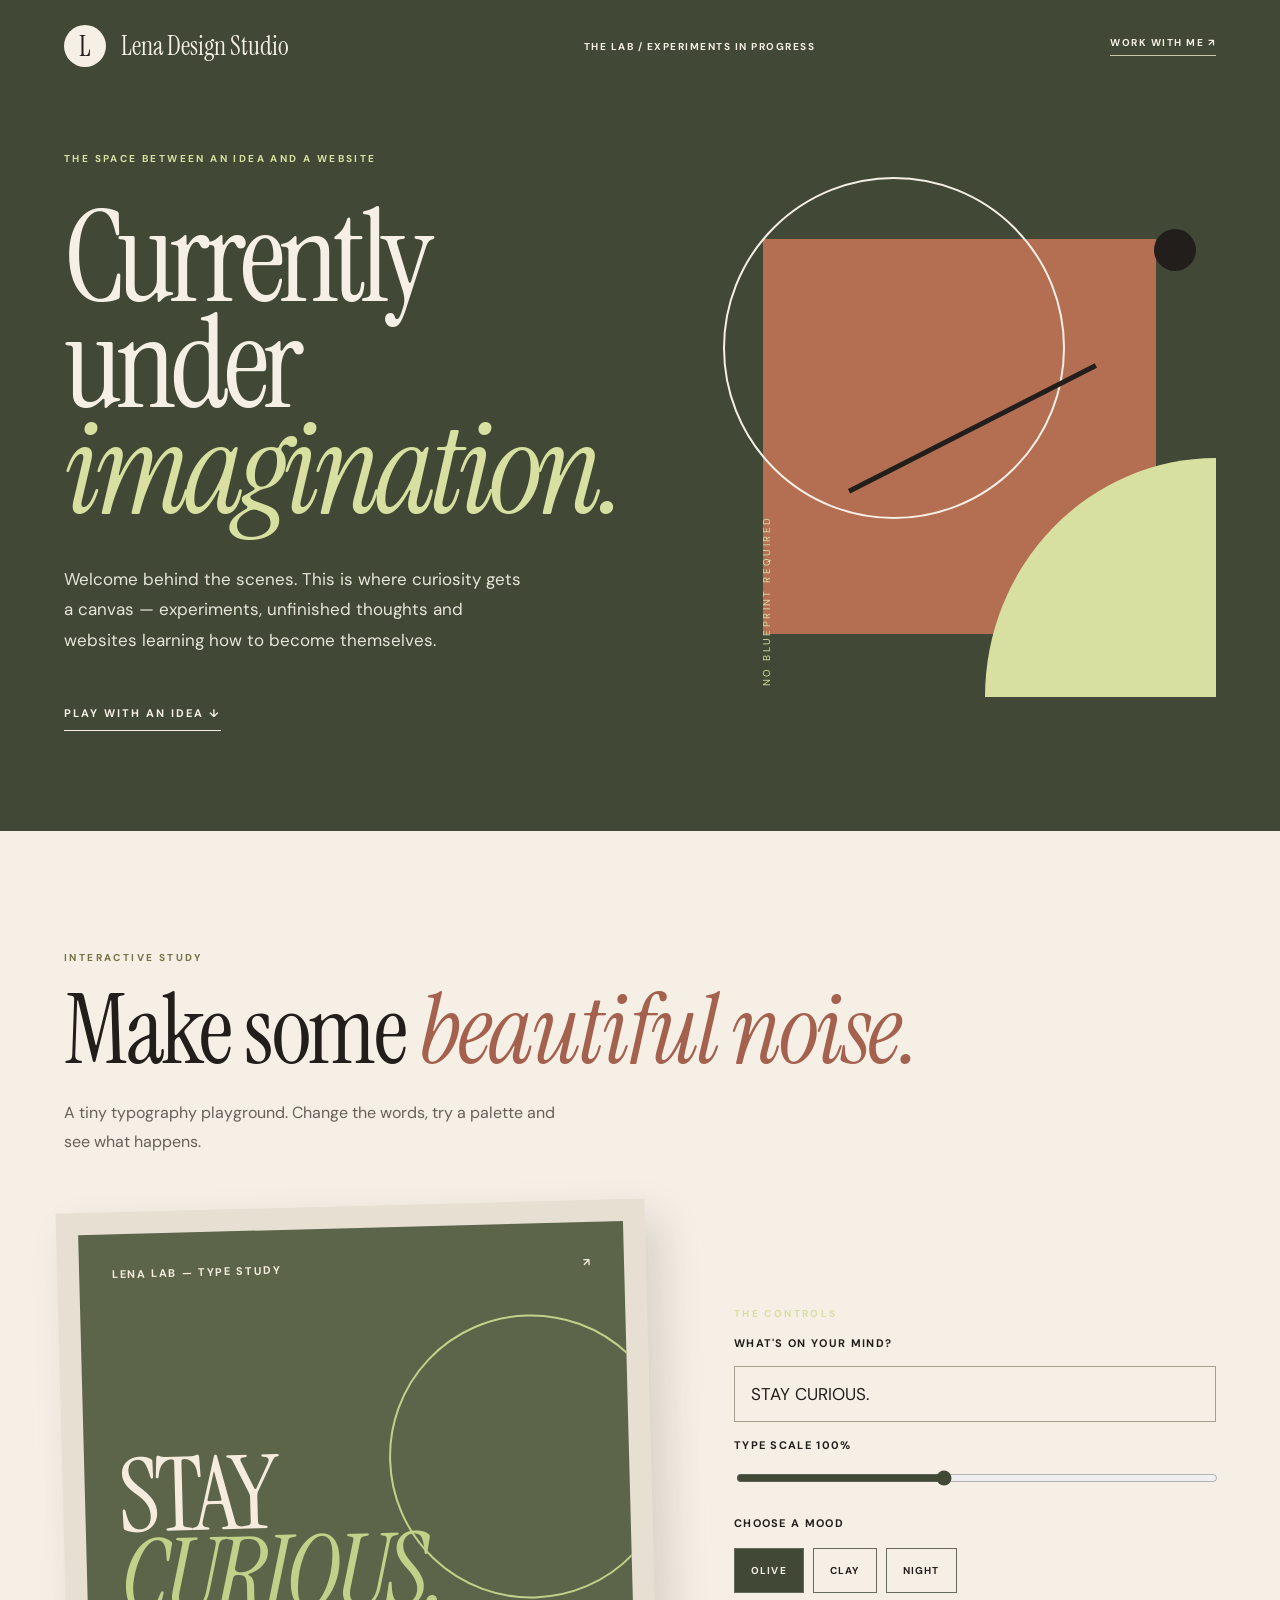
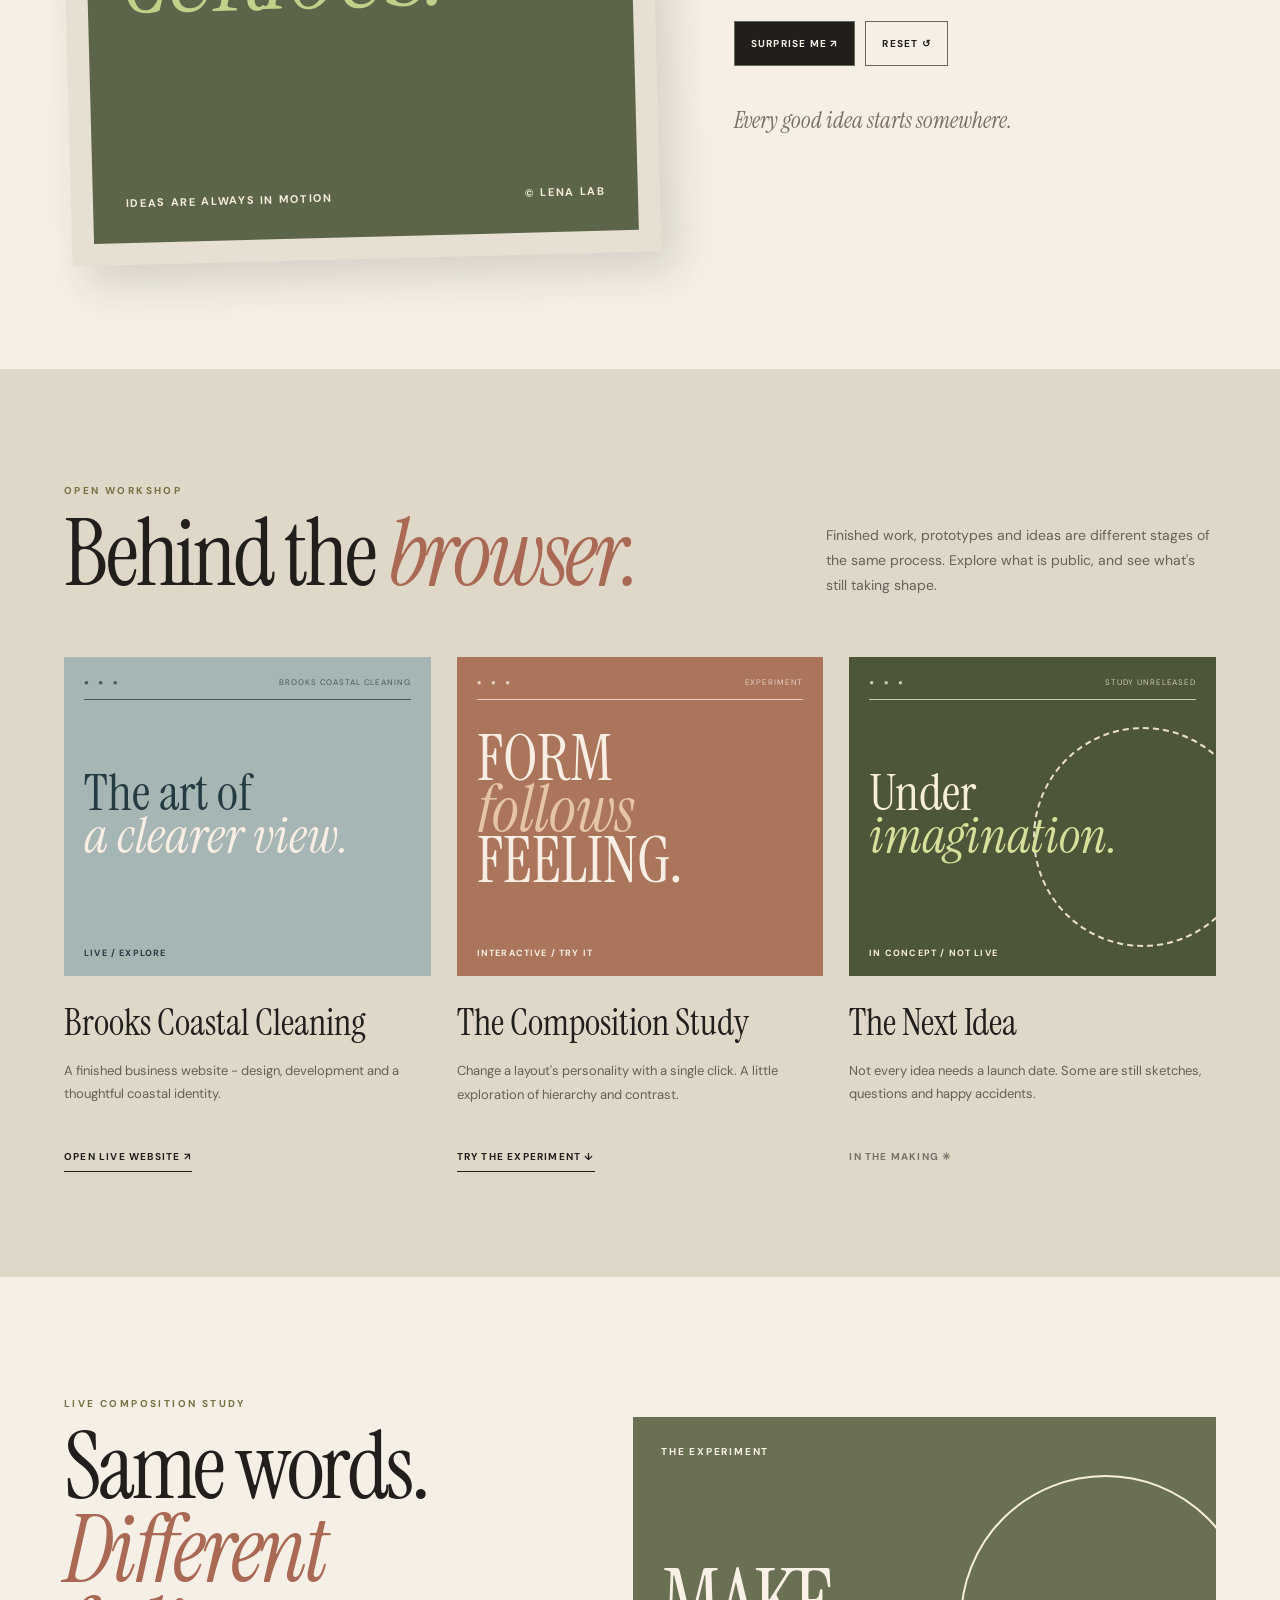
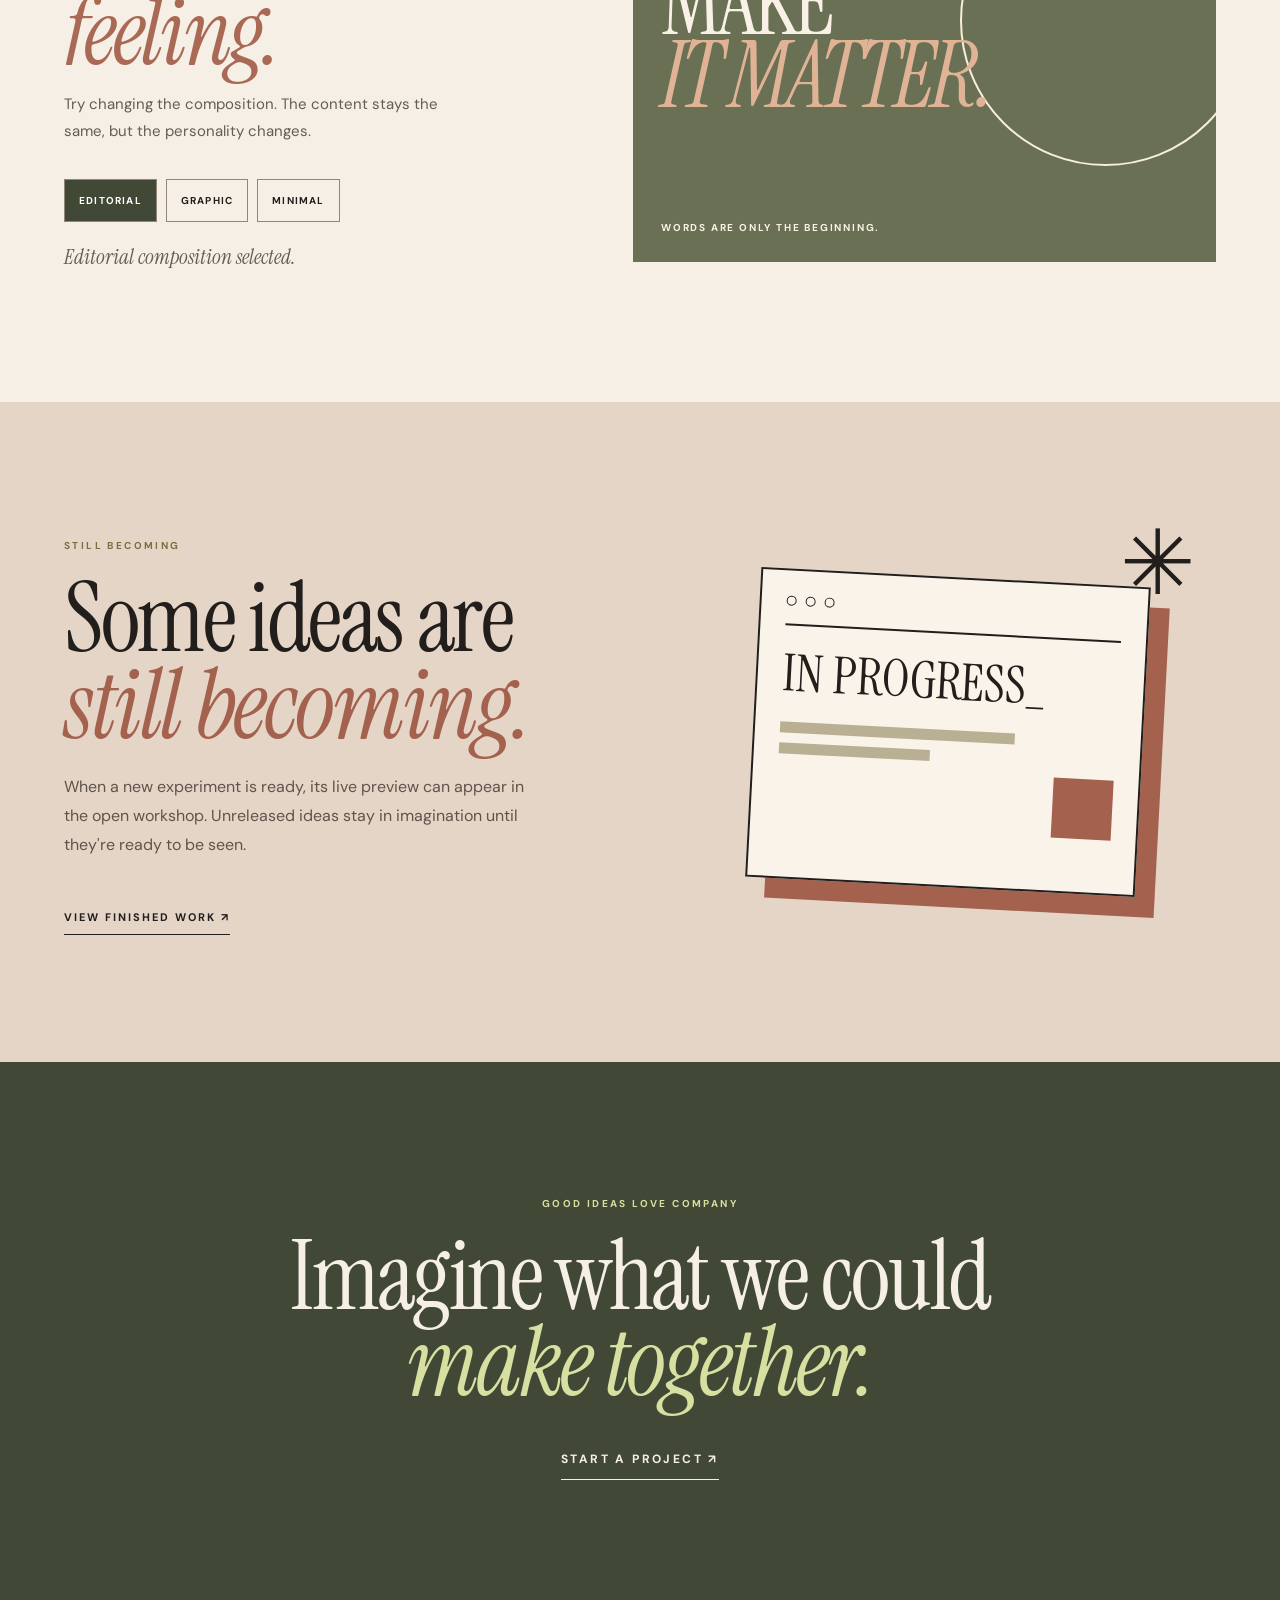
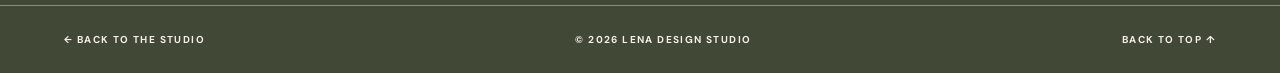
<file: lab/index.html>
<!doctype html>
<html lang="en">
<head>
<meta charset="utf-8"><meta name="viewport" content="width=device-width,initial-scale=1"><meta name="theme-color" content="#414936">
<meta name="description" content="Lena Lab — creative experiments, works in progress and ideas under imagination.">
<title>Lena Lab — Currently under imagination.</title>
<link rel="preconnect" href="https://fonts.googleapis.com"><link rel="preconnect" href="https://fonts.gstatic.com" crossorigin>
<link href="https://fonts.googleapis.com/css2?family=DM+Sans:wght@400;500;600;700&family=Instrument+Serif:ital@0;1&display=swap" rel="stylesheet">
<link rel="stylesheet" href="lab.css"><script src="lab.js" defer></script>
</head>
<body>
<a class="skip-link" href="#main">Skip to content</a>
<header class="lab-header"><a class="back" href="../"><span class="monogram">L</span> <span>Lena Design Studio</span></a><span class="issue">THE LAB / EXPERIMENTS IN PROGRESS</span><a href="../#contact" class="hire">WORK WITH ME ↗</a></header>
<main id="main">
<section class="lab-hero"><div class="lab-hero-copy"><p class="eyebrow">THE SPACE BETWEEN AN IDEA AND A WEBSITE</p><h1>Currently under <em>imagination.</em></h1><p>Welcome behind the scenes. This is where curiosity gets a canvas — experiments, unfinished thoughts and websites learning how to become themselves.</p><a class="line-button" href="#playground">PLAY WITH AN IDEA ↓</a></div><div class="construct" aria-hidden="true"><div class="construct-base"></div><div class="construct-ring"></div><div class="construct-stripe"></div><div class="construct-quarter"></div><div class="construct-dot"></div><div class="construct-caption">NO BLUEPRINT REQUIRED</div></div></section>
<section class="experiments" id="playground"><div class="section-header"><p class="eyebrow">INTERACTIVE STUDY</p><h2>Make some <em>beautiful noise.</em></h2><p>A tiny typography playground. Change the words, try a palette and see what happens.</p></div>
<div class="playground"><div class="poster-wrap"><div class="poster" id="poster" data-palette="olive"><div class="poster-top"><span>LENA LAB — TYPE STUDY</span><span>↗</span></div><div class="poster-circle"></div><div class="poster-word" id="posterWords">STAY<br><i>CURIOUS.</i></div><div class="poster-bottom"><span>IDEAS ARE ALWAYS IN MOTION</span><span>© LENA LAB</span></div></div></div><div class="controls"><span class="eyebrow">THE CONTROLS</span><label for="phrase">WHAT'S ON YOUR MIND?</label><input id="phrase" maxlength="42" value="STAY CURIOUS." placeholder="A little thought..."><label for="typeSize">TYPE SCALE <span id="sizeValue">100%</span></label><input id="typeSize" type="range" min="70" max="140" value="100" step="5"><fieldset><legend>CHOOSE A MOOD</legend><div class="palettes"><button type="button" class="palette is-selected" data-palette="olive" aria-pressed="true">OLIVE</button><button type="button" class="palette" data-palette="clay" aria-pressed="false">CLAY</button><button type="button" class="palette" data-palette="night" aria-pressed="false">NIGHT</button></div></fieldset><div class="controls-buttons"><button id="surprise" type="button">SURPRISE ME ↗</button><button id="reset" type="button">RESET ↺</button></div><p id="status" aria-live="polite" class="status">Every good idea starts somewhere.</p></div></div></section>
<section class="lab-gallery" id="workshop" aria-labelledby="workshop-heading"><div class="lab-gallery-top"><div><p class="eyebrow">OPEN WORKSHOP</p><h2 id="workshop-heading">Behind the <em>browser.</em></h2></div><p>Finished work, prototypes and ideas are different stages of the same process. Explore what is public, and see what's still taking shape.</p></div><div class="lab-status-grid"><article class="lab-status-card"><div class="lab-status-visual live-card"><span class="lab-browser">● &nbsp; ● &nbsp; ● <small>BROOKS COASTAL CLEANING</small></span><strong>The art of<br><i>a clearer view.</i></strong><span class="lab-status-badge">LIVE / EXPLORE</span></div><h3>Brooks Coastal Cleaning</h3><p>A finished business website - design, development and a thoughtful coastal identity.</p><a href="https://www.brookscoastalcleaning.co.uk" target="_blank" rel="noopener noreferrer">OPEN LIVE WEBSITE ↗</a></article><article class="lab-status-card"><div class="lab-status-visual prototype-card"><span class="lab-browser">● &nbsp; ● &nbsp; ● <small>EXPERIMENT</small></span><div class="prototype-type">FORM<br><i>follows</i><br>FEELING.</div><span class="lab-status-badge">INTERACTIVE / TRY IT</span></div><h3>The Composition Study</h3><p>Change a layout's personality with a single click. A little exploration of hierarchy and contrast.</p><a href="#composition">TRY THE EXPERIMENT ↓</a></article><article class="lab-status-card"><div class="lab-status-visual imagination-card"><span class="lab-browser">● &nbsp; ● &nbsp; ● <small>STUDY UNRELEASED</small></span><div class="imagination-circle"></div><strong>Under<br><i>imagination.</i></strong><span class="lab-status-badge">IN CONCEPT / NOT LIVE</span></div><h3>The Next Idea</h3><p>Not every idea needs a launch date. Some are still sketches, questions and happy accidents.</p><span class="no-link">IN THE MAKING ✳</span></article></div></section>
<section class="composition-section" id="composition" aria-labelledby="composition-heading"><div class="composition-info"><p class="eyebrow">LIVE COMPOSITION STUDY</p><h2 id="composition-heading">Same words.<br><em>Different feeling.</em></h2><p>Try changing the composition. The content stays the same, but the personality changes.</p><div class="composition-options" role="group" aria-label="Select composition"><button type="button" class="is-active" data-layout="editorial" aria-pressed="true">EDITORIAL</button><button type="button" data-layout="graphic" aria-pressed="false">GRAPHIC</button><button type="button" data-layout="minimal" aria-pressed="false">MINIMAL</button></div><p id="composition-status" class="composition-status" aria-live="polite">Editorial composition selected.</p></div><div class="composition-preview" id="composition-preview" data-layout="editorial"><span>THE EXPERIMENT</span><strong>MAKE<br><i>IT MATTER.</i></strong><small>WORDS ARE ONLY THE BEGINNING.</small><div class="composition-shape"></div></div></section>
<section class="build-section"><div class="build-copy"><p class="eyebrow">STILL BECOMING</p><h2>Some ideas are<br><em>still becoming.</em></h2><p>When a new experiment is ready, its live preview can appear in the open workshop. Unreleased ideas stay in imagination until they're ready to be seen.</p><a href="../#work" class="line-button">VIEW FINISHED WORK ↗</a></div><div class="build-art" aria-hidden="true"><div class="build-window"><span class="window-top"><i></i><i></i><i></i></span><span class="window-title">IN PROGRESS_</span><span class="window-bar"></span><span class="window-bar short"></span><span class="window-square"></span></div><span class="build-star">✳</span></div></section>
<section class="lab-contact"><p class="eyebrow">GOOD IDEAS LOVE COMPANY</p><h2>Imagine what we could<br><em>make together.</em></h2><a href="../#contact">START A PROJECT ↗</a></section>
</main><footer><a href="../">← BACK TO THE STUDIO</a><span>© <span id="year">2026</span> LENA DESIGN STUDIO</span><a href="#main">BACK TO TOP ↑</a></footer>
</body></html>
</file>
<file: lab/lab.css>
:root{--bg:#414936;--cream:#f5efe6;--ink:#211e1c;--lime:#d7e0a0;--clay:#b7745a;--serif:'Instrument Serif',Georgia,serif;--sans:'DM Sans',Arial,sans-serif}*{box-sizing:border-box}html{scroll-behavior:smooth}body{margin:0;background:var(--bg);color:var(--cream);font-family:var(--sans);-webkit-font-smoothing:antialiased}a{color:inherit;text-decoration:none}button,input{font:inherit}button{cursor:pointer}a:focus-visible,button:focus-visible,input:focus-visible{outline:2px solid var(--lime);outline-offset:4px}.skip-link{position:absolute;transform:translateY(-200%);background:white;color:black;padding:12px}.skip-link:focus{transform:translateY(0)}.eyebrow{font-size:10px;letter-spacing:.24em;font-weight:700;color:var(--lime)}.lab-header{max-width:1510px;width:90%;margin:auto;display:flex;justify-content:space-between;align-items:center;min-height:92px;gap:15px}.back{font:26px var(--serif);display:flex;align-items:center;gap:15px}.monogram{width:42px;height:42px;border-radius:50%;background:var(--cream);color:var(--ink);display:grid;place-items:center;font:28px var(--serif)}.issue,.hire{font-size:10px;letter-spacing:.15em;font-weight:700}.hire{border-bottom:1px solid #c8c7ac;padding-bottom:6px}.lab-hero{max-width:1510px;width:90%;margin:auto;display:grid;grid-template-columns:1fr 0.85fr;min-height:690px;align-items:center;gap:5%;padding-block:50px 100px}.lab-hero h1{font:normal clamp(88px,10vw,166px)/.83 var(--serif);letter-spacing:-.045em;margin:40px 0;max-width:950px}.lab-hero h1 em{color:var(--lime)}.lab-hero-copy>p:not(.eyebrow){max-width:470px;font-size:17px;line-height:1.8;color:#e7e5db}.line-button{display:inline-flex;border-bottom:1px solid currentColor;padding:14px 0 10px;letter-spacing:.18em;font-weight:700;font-size:11px;margin-top:20px}.construct{height:520px;position:relative}.construct-base{position:absolute;inset:12% 12% 12% 10%;background:#b46e52}.construct-ring{position:absolute;width:68%;aspect-ratio:1;border:2px solid var(--cream);border-radius:50%;left:2%;top:0}.construct-stripe{position:absolute;width:55%;height:5px;left:24%;top:48%;background:var(--ink);transform:rotate(-27deg)}.construct-quarter{position:absolute;width:46%;height:46%;background:var(--lime);border-radius:100% 0 0 0;right:0;bottom:0}.construct-dot{position:absolute;width:42px;height:42px;border-radius:50%;background:var(--ink);right:4%;top:10%}.construct-caption{position:absolute;left:12%;bottom:2%;font-size:10px;letter-spacing:.24em;color:var(--lime);transform:rotate(-90deg);transform-origin:left bottom}.experiments{background:var(--cream);color:var(--ink);padding:110px 5%}.section-header{max-width:1510px;margin:0 auto 50px}.section-header .eyebrow,.build-section .eyebrow{color:#777043}.section-header h2,.build-section h2,.lab-contact h2{font:normal clamp(65px,7.5vw,123px)/.9 var(--serif);letter-spacing:-.025em;margin:24px 0}.section-header h2 em{color:#a3614e}.section-header>p:not(.eyebrow){color:#676059;max-width:500px;line-height:1.8}.playground{max-width:1510px;margin:auto;display:grid;grid-template-columns:1.1fr .9fr;gap:7%;align-items:center}.poster-wrap{padding:22px;background:#e7dfd2;transform:rotate(-1.5deg);box-shadow:15px 19px 40px #2c251b26}.poster{--poster-bg:#5c6549;--poster-text:#f5ecdd;--poster-accent:#c2d18a;position:relative;aspect-ratio:3/3.35;overflow:hidden;background:var(--poster-bg);color:var(--poster-text);display:flex;flex-direction:column;justify-content:space-between;padding:6%;transition:background .3s,color .3s}.poster[data-palette=clay]{--poster-bg:#b46f58;--poster-text:#f9f0e8;--poster-accent:#5c4338}.poster[data-palette=night]{--poster-bg:#212a35;--poster-text:#f6efe5;--poster-accent:#e7c585}.poster-top,.poster-bottom{display:flex;justify-content:space-between;gap:10px;font-size:clamp(8px,1vw,11px);letter-spacing:.15em;font-weight:700;z-index:1}.poster-word{position:relative;z-index:1;font:normal clamp(68px,8vw,140px)/.8 var(--serif);letter-spacing:-.04em;overflow-wrap:anywhere;transform:scale(var(--typeScale,1));transform-origin:left center}.poster-word i{color:var(--poster-accent);font-weight:normal}.poster-circle{position:absolute;right:-8%;top:15%;width:52%;aspect-ratio:1;border:2px solid var(--poster-accent);border-radius:50%}.controls{padding:20px 0;display:flex;flex-direction:column;align-items:stretch;gap:16px}.controls>label,.controls legend{font-size:11px;font-weight:700;letter-spacing:.12em}.controls input[type=text],.controls input:not([type]){padding:16px;border:1px solid #a7a08e;background:transparent;color:var(--ink);font-size:17px;width:100%}.controls input[type=range]{accent-color:var(--bg);width:100%}.controls fieldset{border:0;padding:0;margin:12px 0}.controls legend{padding:0;margin-bottom:18px}.palettes{display:flex;gap:9px;flex-wrap:wrap}.palette,.controls-buttons button{border:1px solid #67695e;color:var(--ink);background:transparent;padding:15px 16px;font-size:10px;font-weight:700;letter-spacing:.12em}.palette.is-selected{background:var(--bg);color:var(--cream)}.controls-buttons{display:flex;gap:10px;flex-wrap:wrap}.controls-buttons button:first-child{background:var(--ink);color:var(--cream)}.status{font:italic 23px var(--serif);color:#796d60}.build-section{display:grid;grid-template-columns:1fr 1fr;gap:7%;align-items:center;padding:120px max(5%,calc((100vw - 1510px)/2));background:#e5d5c7;color:var(--ink)}.build-section h2 em{color:#a3614e}.build-copy>p:not(.eyebrow){max-width:460px;line-height:1.8;color:#5f544b}.build-art{height:420px;position:relative;display:grid;place-items:center}.build-window{background:#f9f3e9;border:2px solid var(--ink);height:310px;width:min(390px,90%);padding:25px;box-shadow:20px 20px 0 #a3614e;transform:rotate(3deg)}.window-top{display:flex;gap:9px;padding-bottom:18px;border-bottom:2px solid var(--ink)}.window-top i{border:1px solid var(--ink);width:10px;height:10px;border-radius:50%}.window-title{display:block;font:51px var(--serif);margin:15px 0}.window-bar{display:block;width:70%;height:11px;background:#b9b093;margin-bottom:10px}.window-bar.short{width:45%}.window-square{display:block;width:60px;height:60px;background:#a3614e;float:right}.build-star{position:absolute;top:-4%;right:4%;font-size:90px}.lab-contact{padding:125px 5%;text-align:center}.lab-contact h2 em{color:var(--lime)}.lab-contact>a{display:inline-block;margin-top:20px;border-bottom:1px solid #f5efe6;padding-bottom:12px;font-size:12px;font-weight:700;letter-spacing:.2em}footer{border-top:1px solid #879078;padding:27px 5%;display:flex;justify-content:space-between;gap:20px;flex-wrap:wrap;font-size:10px;letter-spacing:.14em;font-weight:700}@media(max-width:850px){.issue{display:none}.lab-hero{min-height:auto;grid-template-columns:1fr;padding-top:75px}.lab-hero h1{font-size:clamp(80px,13vw,125px)}.construct{height:360px;width:min(520px,100%);margin:auto}.playground{grid-template-columns:1fr;gap:55px}.poster-wrap{width:min(600px,100%);margin:auto}.poster-word{font-size:clamp(80px,14vw,140px)}.build-section{grid-template-columns:1fr;padding:90px 6%}.build-art{margin-top:50px}}@media(max-width:550px){.lab-header{width:89%}.back{font-size:22px}.hire{font-size:9px}.lab-hero{width:89%;padding-top:55px}.lab-hero h1{font-size:clamp(73px,15vw,100px)}.lab-hero-copy>p:not(.eyebrow){font-size:15px}.construct{height:290px}.experiments{padding:75px 6%}.section-header h2,.build-section h2,.lab-contact h2{font-size:65px}.poster-wrap{padding:10px}.poster{padding:6%}.poster-word{font-size:clamp(57px,13vw,88px)}.poster-top,.poster-bottom{font-size:7px}.build-art{height:330px}.build-window{height:270px}.build-star{font-size:65px}footer{flex-direction:column;gap:14px}}@media(prefers-reduced-motion:reduce){html{scroll-behavior:auto}*,*:before,*:after{transition-duration:.01ms!important;animation-duration:.01ms!important}}

/* LAB — EXPANDED EXHIBITION */
.lab-gallery{background:#dfd8c9;color:var(--ink);padding:105px max(5%,calc((100vw - 1510px)/2))}.lab-gallery-top{display:flex;justify-content:space-between;gap:30px;align-items:end;margin-bottom:45px}.lab-gallery .eyebrow{color:#777043}.lab-gallery h2,.composition-section h2{font:normal clamp(67px,7.2vw,115px)/.9 var(--serif);letter-spacing:-.035em;margin:16px 0}.lab-gallery h2 em,.composition-section h2 em{color:#aa6954}.lab-gallery-top>p{max-width:390px;line-height:1.8;font-size:14px;color:#6a6057}.lab-status-grid{display:grid;grid-template-columns:repeat(3,minmax(0,1fr));gap:26px}.lab-status-card{min-width:0}.lab-status-visual{aspect-ratio:1.15;position:relative;overflow:hidden;padding:20px}.lab-browser{display:block;font-size:8px;letter-spacing:.11em;border-bottom:1px solid currentColor;padding-bottom:12px;opacity:.75}.lab-browser small{font-size:8px;float:right}.live-card{background:#a6b6b4;color:#253b43}.live-card strong{font:normal clamp(40px,4vw,77px)/.83 var(--serif);display:block;margin-top:22%}.live-card strong i{color:#f8eee3}.prototype-card{background:#ab755c;color:#f8eee3}.prototype-type{font:normal clamp(42px,5vw,90px)/.8 var(--serif);margin-top:10%}.prototype-type i{color:#e6c5a4}.imagination-card{background:#4e5639;color:#f7efdc}.imagination-card strong{font:normal clamp(43px,4vw,75px)/.83 var(--serif);display:block;margin-top:22%;position:relative;z-index:1}.imagination-card strong i{color:#d6e09a}.imagination-circle{position:absolute;width:60%;aspect-ratio:1;border:2px dashed #e9dfcb;border-radius:50%;top:22%;right:-10%}.lab-status-badge{position:absolute;bottom:17px;left:20px;font-size:9px;font-weight:700;letter-spacing:.13em}.lab-status-card h3{font:normal 37px var(--serif);margin:22px 0 8px}.lab-status-card p{font-size:13px;line-height:1.8;color:#685e55;min-height:72px}.lab-status-card>a,.no-link{font-size:10px;letter-spacing:.12em;font-weight:700;padding-bottom:8px;border-bottom:1px solid currentColor;display:inline-block}.no-link{opacity:.55;border-bottom:0}.composition-section{background:#f5efe6;color:var(--ink);padding:110px max(5%,calc((100vw - 1510px)/2));display:grid;grid-template-columns:.9fr 1.1fr;gap:8%;align-items:center}.composition-section .eyebrow{color:#777043}.composition-info>p:not(.eyebrow){font-size:15px;line-height:1.8;max-width:410px;color:#655c52}.composition-options{display:flex;gap:9px;flex-wrap:wrap;margin-top:34px}.composition-options button{background:transparent;border:1px solid #928776;color:var(--ink);padding:14px;font-size:10px;letter-spacing:.12em;font-weight:700}.composition-options button.is-active{background:#414936;color:#fff}.composition-status{font:italic 21px var(--serif)!important}.composition-preview{position:relative;overflow:hidden;min-height:445px;background:#697053;color:#faf1e6;padding:28px;display:flex;flex-direction:column;justify-content:space-between;transition:background .35s,color .35s}.composition-preview>span,.composition-preview>small{position:relative;z-index:2;font-size:10px;letter-spacing:.18em;font-weight:700}.composition-preview>strong{position:relative;z-index:2;font:normal clamp(65px,7vw,115px)/.8 var(--serif);letter-spacing:-.04em;transition:transform .35s}.composition-preview>strong i{color:#e0b396}.composition-shape{position:absolute;right:-6%;top:13%;width:50%;aspect-ratio:1;border:2px solid #f7eedb;border-radius:50%;transition:transform .4s,border-radius .4s}.composition-preview[data-layout=graphic]{background:#ae684f;color:#fdf2dc}.composition-preview[data-layout=graphic]>strong{font-family:var(--sans);font-weight:700;font-size:clamp(48px,5vw,85px);line-height:.93;letter-spacing:-.09em;transform:rotate(-5deg)}.composition-preview[data-layout=graphic]>strong i{color:#5a372f;font-style:normal}.composition-preview[data-layout=graphic] .composition-shape{transform:rotate(45deg);border-radius:0;background:#deb98a}.composition-preview[data-layout=minimal]{background:#ede6db;color:#27241e}.composition-preview[data-layout=minimal]>strong{font-size:clamp(47px,5vw,78px);font-weight:400;letter-spacing:-.015em}.composition-preview[data-layout=minimal]>strong i{color:#8c6553}.composition-preview[data-layout=minimal] .composition-shape{width:28%;top:6%;border:1px solid #8c6553}
@media(max-width:900px){.lab-gallery-top{align-items:start;flex-direction:column}.lab-status-grid{grid-template-columns:1fr 1fr}.composition-section{grid-template-columns:1fr}.composition-preview{min-height:390px}}
@media(max-width:580px){.lab-gallery,.composition-section{padding:75px 6%}.lab-status-grid{grid-template-columns:1fr}.lab-status-visual{aspect-ratio:1.5}.lab-status-card p{min-height:0}.lab-gallery h2,.composition-section h2{font-size:65px}.live-card strong,.imagination-card strong{font-size:70px;margin-top:15%}.prototype-type{font-size:68px;margin-top:4%}.composition-preview>strong{font-size:70px}}
</file>
